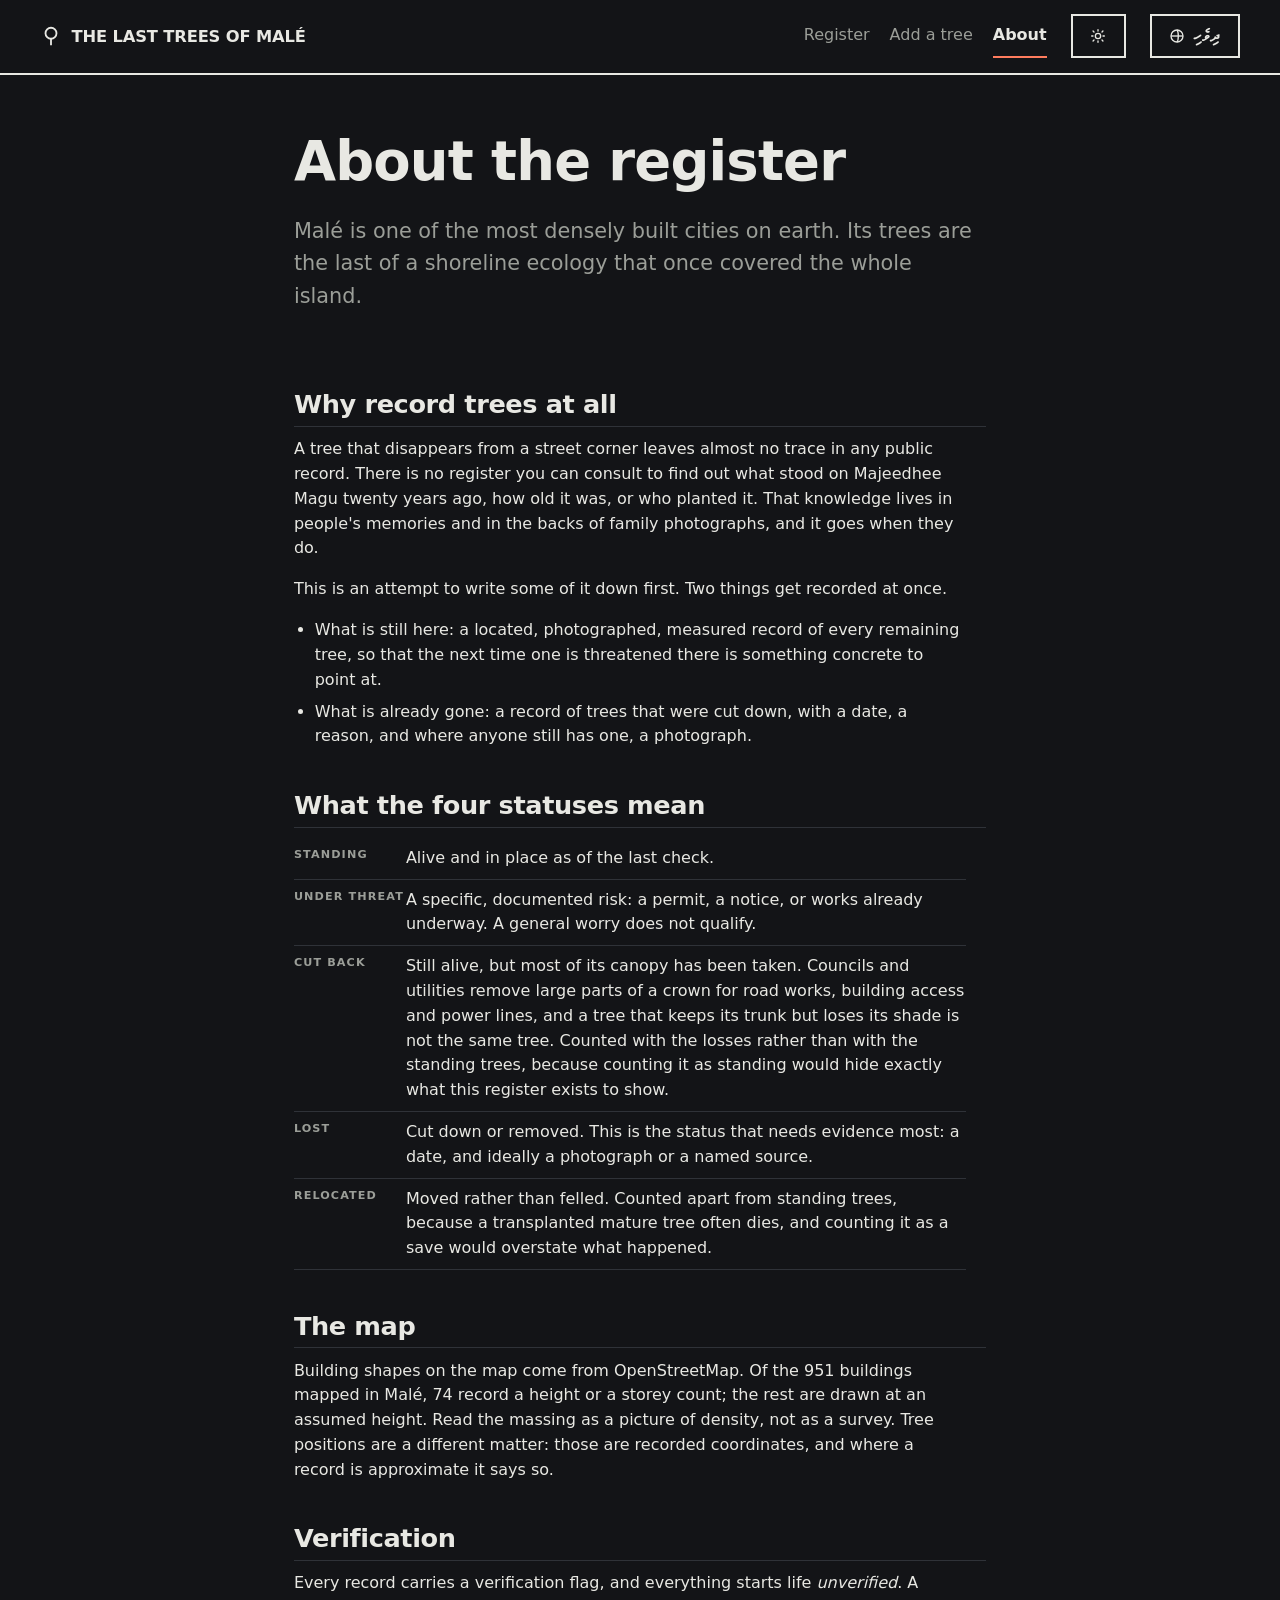
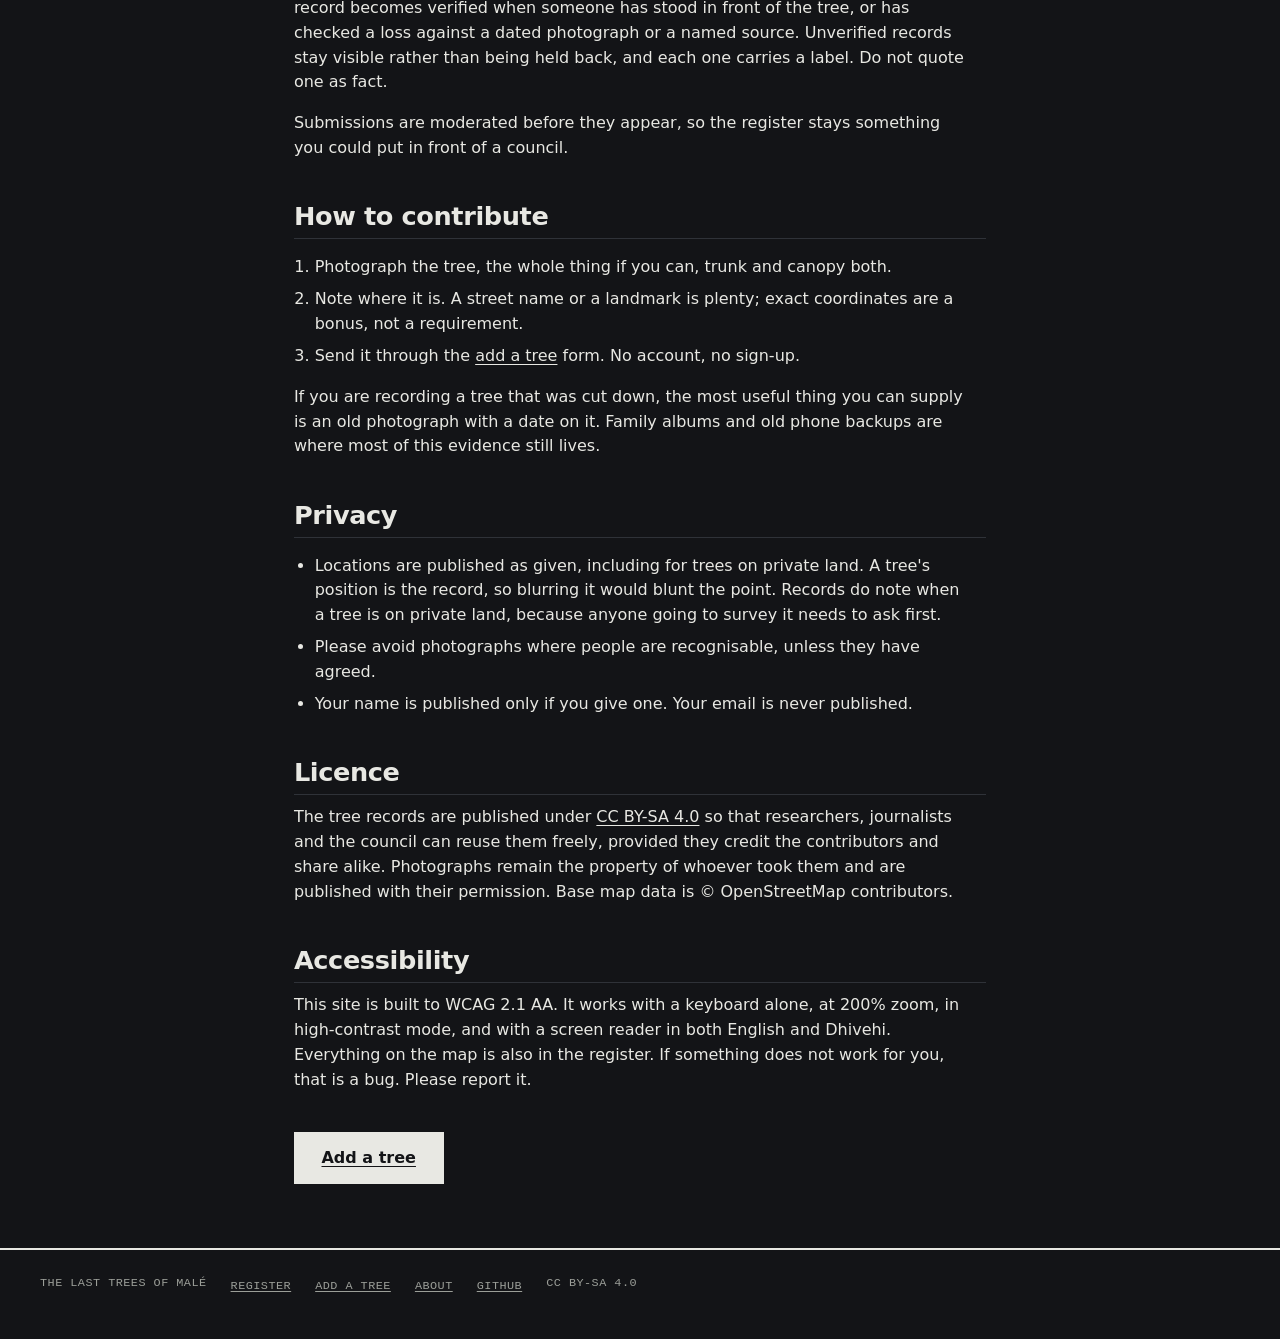
<file: about.html>
<!DOCTYPE html>
<html lang="en" dir="ltr">
<head>
<meta charset="utf-8">
<meta name="viewport" content="width=device-width, initial-scale=1">
<!-- One policy shared by all three pages. It is a meta tag because GitHub
     Pages serves static files and cannot set headers, which also means
     frame-ancestors cannot be enforced here: it is ignored in meta.
     'unsafe-inline' is needed for style only, because MapLibre and Leaflet
     both write inline styles; no inline script is allowed. -->
<meta http-equiv="Content-Security-Policy" content="default-src 'self'; base-uri 'self'; object-src 'none'; form-action 'self'; script-src 'self' https://cdnjs.cloudflare.com https://unpkg.com; style-src 'self' 'unsafe-inline' https://cdnjs.cloudflare.com https://unpkg.com https://fonts.googleapis.com; font-src 'self' https://fonts.gstatic.com; img-src 'self' data: blob: https://tiles.openfreemap.org https://server.arcgisonline.com https://*.tile.openstreetmap.org; connect-src 'self' https://tiles.openfreemap.org https://script.google.com https://script.googleusercontent.com; worker-src blob:">

<title>About · The Last Trees of Malé</title>
<meta name="description" content="Why this archive exists, what counts as a record, and how to contribute.">
<meta name="color-scheme" content="dark light">
<link rel="preconnect" href="https://fonts.googleapis.com">
<link rel="preconnect" href="https://fonts.gstatic.com" crossorigin>
<link rel="stylesheet" href="https://fonts.googleapis.com/css2?family=Archivo:wdth,wght@75..112,400..700&family=IBM+Plex+Mono:wght@400;500&family=Noto+Sans+Thaana:wght@400;600;700&display=swap">
<link rel="stylesheet" href="assets/css/style.css">
<!-- In the head on purpose: choosing the theme after first paint is what
     makes a dark-mode page flash white on the way in. -->
<script src="assets/js/theme.js"></script>
<link rel="icon" href="data:image/svg+xml,<svg xmlns='http://www.w3.org/2000/svg' viewBox='0 0 24 24' fill='none' stroke='%2316171A' stroke-width='2'><circle cx='12' cy='9' r='6'/><path d='M12 15v7'/></svg>">
</head>
<body>

<a class="skip-link" href="#main" data-i18n="skip">Skip to main content</a>

<header class="masthead">
  <div class="wrap">
    <div class="masthead-top">
      <a class="wordmark reactive" href="index.html">
        <svg class="mark ico" width="22" height="22" viewBox="0 0 24 24" fill="none"
             stroke="currentColor" stroke-width="2" aria-hidden="true">
          <circle cx="12" cy="9" r="6"/><path d="M12 15v7"/>
        </svg>
        <span data-i18n="site.name">The Last Trees of Malé</span>
      </a>
      <nav class="nav" data-i18n-attr="aria-label:nav.label" aria-label="Main">
        <ul>
          <li><a href="index.html" data-i18n="nav.archive">Register</a></li>
          <li><a href="submit.html" data-i18n="nav.submit">Add a tree</a></li>
          <li><a href="about.html" aria-current="page" data-i18n="nav.about">About</a></li>
        </ul>
      </nav>
      <button type="button" class="btn reactive" data-theme-toggle
              aria-label="Switch theme"></button>

      <button type="button" class="btn reactive" data-lang-toggle
              data-i18n-attr="aria-label:lang.label" aria-label="Language">
        <svg class="ico" width="16" height="16" viewBox="0 0 24 24" fill="none"
             stroke="currentColor" stroke-width="2" aria-hidden="true">
          <circle cx="12" cy="12" r="9"/><path d="M3 12h18"/><path d="M12 3c2.6 2.8 2.6 15.2 0 18"/>
        </svg>
        <span data-i18n="lang.switch">ދިވެހި</span>
      </button>
    </div>
  </div>
</header>

<main id="main" class="narrow prose">

  <!-- ================= ENGLISH ================= -->
  <div data-lang="en" lang="en">
    <div style="padding-block: clamp(1.75rem, 5vw, 3.5rem) 1rem;">
      <h1>About the register</h1>
      <p class="lede">Malé is one of the most densely built cities on earth. Its trees are the last of a shoreline ecology that once covered the whole island.</p>
    </div>

    <h2>Why record trees at all</h2>
    <p>A tree that disappears from a street corner leaves almost no trace in any public record. There is no register you can consult to find out what stood on Majeedhee Magu twenty years ago, how old it was, or who planted it. That knowledge lives in people's memories and in the backs of family photographs, and it goes when they do.</p>
    <p>This is an attempt to write some of it down first. Two things get recorded at once.</p>
    <ul>
      <li>What is still here: a located, photographed, measured record of every remaining tree, so that the next time one is threatened there is something concrete to point at.</li>
      <li>What is already gone: a record of trees that were cut down, with a date, a reason, and where anyone still has one, a photograph.</li>
    </ul>

    <h2>What the four statuses mean</h2>
    <dl class="spec">
      <dt>Standing</dt><dd>Alive and in place as of the last check.</dd>
      <dt>Under threat</dt><dd>A specific, documented risk: a permit, a notice, or works already underway. A general worry does not qualify.</dd>
      <dt>Cut back</dt><dd>Still alive, but most of its canopy has been taken. Councils and utilities remove large parts of a crown for road works, building access and power lines, and a tree that keeps its trunk but loses its shade is not the same tree. Counted with the losses rather than with the standing trees, because counting it as standing would hide exactly what this register exists to show.</dd>
    <dt>Lost</dt><dd>Cut down or removed. This is the status that needs evidence most: a date, and ideally a photograph or a named source.</dd>
      <dt>Relocated</dt><dd>Moved rather than felled. Counted apart from standing trees, because a transplanted mature tree often dies, and counting it as a save would overstate what happened.</dd>
    </dl>

    <h2>The map</h2>
    <p>Building shapes on the map come from OpenStreetMap. Of the 951 buildings mapped in Malé, 74 record a height or a storey count; the rest are drawn at an assumed height. Read the massing as a picture of density, not as a survey. Tree positions are a different matter: those are recorded coordinates, and where a record is approximate it says so.</p>

    <h2>Verification</h2>
    <p>Every record carries a verification flag, and everything starts life <em>unverified</em>. A record becomes verified when someone has stood in front of the tree, or has checked a loss against a dated photograph or a named source. Unverified records stay visible rather than being held back, and each one carries a label. Do not quote one as fact.</p>
    <p>Submissions are moderated before they appear, so the register stays something you could put in front of a council.</p>

    <h2>How to contribute</h2>
    <ol>
      <li>Photograph the tree, the whole thing if you can, trunk and canopy both.</li>
      <li>Note where it is. A street name or a landmark is plenty; exact coordinates are a bonus, not a requirement.</li>
      <li>Send it through the <a href="submit.html">add a tree</a> form. No account, no sign-up.</li>
    </ol>
    <p>If you are recording a tree that was cut down, the most useful thing you can supply is an old photograph with a date on it. Family albums and old phone backups are where most of this evidence still lives.</p>

    <h2>Privacy</h2>
    <ul>
      <li>Locations are published as given, including for trees on private land. A tree's position is the record, so blurring it would blunt the point. Records do note when a tree is on private land, because anyone going to survey it needs to ask first.</li>
      <li>Please avoid photographs where people are recognisable, unless they have agreed.</li>
      <li>Your name is published only if you give one. Your email is never published.</li>
    </ul>

    <h2>Licence</h2>
    <p>The tree records are published under <a href="https://creativecommons.org/licenses/by-sa/4.0/">CC BY-SA 4.0</a> so that researchers, journalists and the council can reuse them freely, provided they credit the contributors and share alike. Photographs remain the property of whoever took them and are published with their permission. Base map data is © OpenStreetMap contributors.</p>

    <h2>Accessibility</h2>
    <p>This site is built to WCAG 2.1 AA. It works with a keyboard alone, at 200% zoom, in high-contrast mode, and with a screen reader in both English and Dhivehi. Everything on the map is also in the register. If something does not work for you, that is a bug. Please report it.</p>
  </div>

  <!-- ================= ދިވެހި ================= -->
  <div data-lang="dv" lang="dv" dir="rtl" hidden>
    <div class="hero">
      <h1>މި ރެކޯޑުތަކާ ބެހޭ</h1>
      <p class="lede">މާލެއަކީ ދުނިޔޭގައި އެންމެ ބޮޑަށް ޢިމާރާތްކުރެވިފައިވާ އެއް ސިޓީއެވެ. މާލޭގައި ހުރި ގަސްތަކަކީ ހަމައެކަނި ޒީނަތްތެރިކަމެއް ނޫނެވެ. އެއީ އެއްކަލަ މުޅި ރަށުގައި އޮތް ގުދުރަތީ މާޙައުލުގެ ފަހު ބާކީއެވެ.</p>
    </div>

    <h2>ގަސްތައް ރެކޯޑް ކުރަނީ ކީއްވެ؟</h2>
    <p>މަގުމަތިން ގަހެއް ގެއްލިގެން ދާއިރު، އެއްވެސް ރަސްމީ ލިޔުމެއްގައި އޭގެ ނިޝާނެއް ނުހުރެއެވެ. ވިހި އަހަރު ކުރިން މަޖީދީ މަގުގައި ހުރީ ކޮން ގަސްތަކެއްކަން، އޭގެ ޢުމުރަކީ ކޮބައިކަން، އިންދީ ކާކުކަން ބަލާނެ ރެޖިސްޓްރީއެއް ނެތެވެ. އެ މަޢުލޫމާތު ހުންނަނީ މީހުންގެ ހަނދާނުގައާއި ޢާއިލީ ފޮޓޯތަކުގައެވެ.</p>
    <p>މި މަޝްރޫޢުގެ ބޭނުމަކީ އެ މަޢުލޫމާތު ގެއްލުމުގެ ކުރިން ލިޔެ ރައްކާކުރުމެވެ. ދެ ކަމެއް އެއްފަހަރާ ރެކޯޑް ކުރެވެއެވެ:</p>
    <ul>
      <li><strong>އަދިވެސް ހުރި ގަސްތައް.</strong> ކޮންމެ ގަހެއްގެ ތަނާއި، ފޮޓޯއާއި، މިނާއެކު ރެކޯޑެއް.</li>
      <li><strong>ގެއްލިފައިވާ ގަސްތައް.</strong> ކަނޑާލި ތާރީޚާއި، ސަބަބާއި، ފޮޓޯއެއް ލިބޭނަމަ ފޮޓޯއާއެކު.</li>
    </ul>

    <h2>ހަތަރު ހާލަތުގެ މާނަ</h2>
    <dl class="spec">
      <dt>ދިރިހުރި</dt><dd>އެންމެ ފަހުން ބެލި އިރު ގަސް ދިރިހުރި، އެ ތަނުގައި ހުރި.</dd>
      <dt>ނުރައްކަލުގައި</dt><dd>ސާފު، ލިޔެކިޔުމުން ފެންނަ ނުރައްކަލެއް އޮތް. ހަމައެކަނި ކަންބޮޑުވުމެއް ނޫން.</dd>
      <dt>ކޮށާލާފައި</dt><dd>ދިރިހުރި ނަމަވެސް ގޮފިތަކުގެ ބޮޑުބައި ކަނޑާލާފައި. މަގު ހެދުމަށާއި ކަރަންޓު ވަޔަށްޓަކައި ގަސްތަކުގެ ބޮޑުބައި ކަނޑާލައެވެ. ހިޔާ ގެއްލޭ ގަހަކީ ކުރީގެ ގަހެއް ނޫނެވެ.</dd>
    <dt>ގެއްލިފައި</dt><dd>ކަނޑާލާފައި ނުވަތަ ނަގާފައި. މި ހާލަތަށް އެންމެ ބޮޑަށް ހެކި ބޭނުންވެއެވެ.</dd>
      <dt>ބަދަލުކޮށްފައި</dt><dd>އެހެން ތަނަކަށް ބަދަލުކޮށްފައި. ދިރިހުރި ގަސްތަކާ ވަކިން ގުނަނީ ބަދަލުކުރުމަށްފަހު ގިނަ ގަސްތައް ދިރި ނުހުންނާތީއެވެ.</dd>
    </dl>

    <h2>ޗާޓު</h2>
    <p>ޗާޓުގައި ފެންނަ ޢިމާރާތްތަކުގެ މަޢުލޫމާތަކީ OpenStreetMap އިން ލިބޭ މަޢުލޫމާތެވެ. މާލޭގައި ރެކޯޑް ކުރެވިފައިވާ 951 ޢިމާރާތުގެ ތެރެއިން އުސްމިން އެނގެނީ 74 ޢިމާރާތުގެއެވެ. ބާކީ ޢިމާރާތްތައް ދައްކާފައިވަނީ އަންދާޒާ އުސްމިނެއްގައެވެ. ގަސްތަކުގެ މަޤާމަކީ އެއާ ތަފާތު އެއްޗެކެވެ. އެއީ ރެކޯޑް ކުރެވިފައިވާ ސީދާ ކޯޑިނޭޓެވެ.</p>

    <h2>ކަށަވަރު ކުރުން</h2>
    <p>ކޮންމެ ރެކޯޑެއް ފެށެނީ „ކަށަވަރު ނުކުރެވޭ“ ގޮތުގައެވެ. ކަށަވަރު ވަނީ މީހަކު އެ ގަސް ކައިރިއަށް ގޮސް ބެލުމުން، ނުވަތަ ތާރީޚު ޖެހި ފޮޓޯއަކުން ނުވަތަ ސާފު ހަވާލާއަކުން ޔަޤީން ކުރެވުމުންނެވެ. ކަށަވަރު ނުކުރެވޭ ރެކޯޑުތައްވެސް ފެންނާނެއެވެ، ނަމަވެސް އެގޮތަށް ފާހަގަކުރެވިފައި ހުންނާނެއެވެ.</p>

    <h2>ބައިވެރިވާނެ ގޮތް</h2>
    <ol>
      <li>ގަހުގެ ފޮޓޯއެއް ނަގާ. ވެއްޖެއްޔާ މުޅި ގަސް ފެންނަ ގޮތަށް.</li>
      <li>ހުރި ތަން ފާހަގަކުރޭ. މަގުގެ ނަން ނުވަތަ ކައިރީގައި ހުރި ތަނެއްގެ ނަން ފުދޭ.</li>
      <li><a href="submit.html">ގަހެއް އިތުރުކުރޭ</a> ފޯމުން ފޮނުވާ. އެކައުންޓެއް ބޭނުމެއް ނުވޭ.</li>
    </ol>
    <p>ކަނޑާލާފައިވާ ގަހެއްގެ ރެކޯޑެއް ފޮނުވާނަމަ، އެންމެ އަގުހުރި އެއްޗަކީ ތާރީޚު އެނގޭ ކުރީގެ ފޮޓޯއެކެވެ.</p>

    <h2>ޒާތީ މަޢުލޫމާތު</h2>
    <ul>
      <li>ގަސްތަކުގެ މަޤާމު ދައްކާނީ ލިބުނު ގޮތަށެވެ. އަމިއްލަ ބިމުގައި ހުރި ގަސްތައްވެސް ފާހަގަކުރެވޭނެއެވެ، އެއީ އެ ގަސް ބަލަން ދާ މީހަކު ހުއްދަ ހޯދަން ޖެހޭތީއެވެ.</li>
      <li>މީހުންގެ މޫނު ފެންނަ ފޮޓޯ، އެ މީހުންގެ ރުހުމާ ނުލައި ނުފޮނުއްވާ.</li>
      <li>ތިޔަބޭފުޅާގެ ނަން ޝާއިޢުކުރާނީ ދެއްވި ނަމައެވެ. އީމެއިލް ޝާއިޢެއް ނުކުރާނަން.</li>
    </ul>

    <h2>ލައިސަންސް</h2>
    <p>ގަސްތަކުގެ މަޢުލޫމާތު ޝާއިޢުކުރެވެނީ <a href="https://creativecommons.org/licenses/by-sa/4.0/">CC BY-SA 4.0</a> ގެ ދަށުންނެވެ. ފޮޓޯތަކުގެ މިލްކުވެރިކަން އޮންނާނީ ފޮޓޯ ނެގި ފަރާތަށެވެ.</p>

    <h2>ފަސޭހައިން ބޭނުންކުރެވުން</h2>
    <p>މި ސައިޓް ބިނާކުރެވިފައިވަނީ WCAG 2.1 AA މިންގަނޑަށެވެ. ކީބޯޑުން އެކަނިވެސް، 200% ޒޫމްގައިވެސް، ސްކްރީން ރީޑަރަކުންވެސް ބޭނުންކުރެވޭނެއެވެ. ޗާޓުގައި ފެންނަ ހުރިހާ އެއްޗެއް ތިރީގައިވާ ލިސްޓުގައިވެސް ހުންނާނެއެވެ.</p>
  </div>

  <p style="margin-block-start:2.5rem;">
    <a class="btn btn-primary btn-lg" href="submit.html" data-i18n="nav.submit">Add a tree</a>
  </p>
</main>

<footer class="site-footer">
  <div class="wrap row">
    <span data-i18n="site.name">The Last Trees of Malé</span>
    <a href="index.html" data-i18n="nav.archive">Register</a>
    <a href="submit.html" data-i18n="nav.submit">Add a tree</a>
    <a href="about.html" data-i18n="nav.about">About</a>
    <a href="https://github.com/Kenaa/Trees-of-Maldives">GitHub</a>
    <span>CC BY-SA 4.0</span>
  </div>
</footer>

<script src="assets/js/config.js"></script>
<script src="assets/js/i18n.js"></script>
<script>window.i18n.init();</script>
</body>
</html>
</file>
<file: assets/css/style.css>
/* ==========================================================================
   THE LAST TREES OF MALÉ. Field register.
   --------------------------------------------------------------------------
   Direction: a specimen register, not a website. Record data is set in mono
   so it reads as data. The archive is monochrome; the only colour in it is
   vermilion, and vermilion means a tree is gone or going.

   Contrast is verified in both themes: every text pair >= 4.5:1, every
   control border and focus ring >= 3:1. Do not lighten without re-checking.
   Layout uses logical properties, so the whole interface mirrors for Dhivehi.
   ========================================================================== */

:root {
  --paper:  #131417;
  --sheet:  #1C1E22;
  --ink:    #E8E8E3;
  --muted:  #9B9E98;
  --verm:   #FF7C5E;   /* the only colour. loss, and things heading that way */
  --rule:   #2F3238;   /* hairlines */
  --edge:   #80847D;   /* control borders */
  --focus:  #7FB2E5;
  --on-verm:#131417;

  --font-text:  "Archivo", ui-sans-serif, system-ui, "Segoe UI", sans-serif;
  --font-mono:  "IBM Plex Mono", ui-monospace, SFMono-Regular, Menlo, monospace;
  --font-thaana:"Faruma", "A_Faruma", "MV Faseyha", "Noto Sans Thaana", var(--font-text);
  /* Thaana sits optically smaller than Latin at the same size, so it is set
     up a step wherever the two meet. */
  --thaana-scale: 1.18;

  --t-fast: 120ms;
  --t:      180ms;
  --ease:   cubic-bezier(.2, .7, .2, 1);

  --gutter: clamp(1rem, 4vw, 2.5rem);

  /* Native controls and scrollbars follow the theme too. */
  color-scheme: dark;
}

/* Light is the opt-in, so it is the only palette that needs a selector.

   Dark being the base means it also survives with no JavaScript, and it kills
   the duplication the previous arrangement needed: a media query cannot sit in
   a selector list, so supporting both a system preference and an override
   meant writing dark out twice and keeping the copies in step. */
:root[data-theme="light"] {
  --paper:  #E6E6E1;   /* mount board */
  --sheet:  #F3F3EF;   /* the specimen sheet itself */
  --ink:    #16171A;
  --muted:  #565853;
  --verm:   #A82A12;   /* the only colour. loss, and things heading that way */
  --rule:   #C4C4BC;   /* hairlines */
  --edge:   #63665F;   /* control borders */
  --focus:  #0F4C81;
  --on-verm:#F3F3EF;
  color-scheme: light;
}

*, *::before, *::after { box-sizing: border-box; }
html { -webkit-text-size-adjust: 100%; }

body {
  margin: 0;
  background: var(--paper);
  color: var(--ink);
  font-family: var(--font-text);
  font-size: 1rem;
  line-height: 1.55;
  overflow-wrap: break-word;
  font-variant-numeric: tabular-nums;
}

/* Thaana needs more leading and a larger optical size than Archivo. */
[lang="dv"] { font-family: var(--font-thaana); line-height: 2; font-size: calc(1rem * var(--thaana-scale)); }
:root[lang="dv"] body { font-family: var(--font-thaana); line-height: 2; }


/* Latin fragments inside a Dhivehi page keep the Latin stack: a scientific
   name or a record number should not be set in a Thaana face. */
:root[lang="dv"] [lang="en"], :root[lang="dv"] [lang="la"] { font-family: var(--font-text); }
:root[lang="dv"] .mono, :root[lang="dv"] .rec-id, :root[lang="dv"] .num { font-family: var(--font-mono); }

h1, h2, h3 { margin-block: 0 .4em; line-height: 1.15; font-weight: 700; letter-spacing: -.015em; }
h1 { font-size: clamp(1.9rem, 1.1rem + 3.4vw, 3.4rem); }
h2 { font-size: clamp(1.2rem, 1rem + .9vw, 1.6rem); }
h3 { font-size: 1.0625rem; }
p  { margin-block: 0 1em; max-inline-size: 66ch; }

a { color: var(--ink); text-decoration-thickness: 1px; text-underline-offset: .18em; }
a:hover { text-decoration-thickness: 2px; }

/* Condensed caps for labels: the specimen-label voice. Used only on
   column headers, eyebrows and stamps, never on running text. */
.label {
  font-family: var(--font-text);
  font-variation-settings: "wdth" 80;
  font-weight: 600;
  text-transform: uppercase;
  letter-spacing: .1em;
  font-size: .72rem;
  color: var(--muted);
}
.mono { font-family: var(--font-mono); font-variant-numeric: tabular-nums; }

:focus { outline: 3px solid var(--focus); outline-offset: 2px; }
:focus:not(:focus-visible) { outline: none; }
:focus-visible { outline: 3px solid var(--focus); outline-offset: 2px; }

.visually-hidden {
  position: absolute !important; inline-size: 1px; block-size: 1px;
  padding: 0; margin: -1px; overflow: hidden; clip-path: inset(50%); white-space: nowrap;
}

.skip-link {
  position: absolute; inset-block-start: -100%; inset-inline-start: 0; z-index: 1000;
  background: var(--ink); color: var(--paper); padding: .8rem 1.25rem;
  font-weight: 600; text-decoration: none;
}
.skip-link:focus { inset-block-start: 0; }

/* Width is a tool, not a constant: three deliberate measures. */
.wrap   { inline-size: min(100% - (2 * var(--gutter)), 1320px); margin-inline: auto; }
.narrow { inline-size: min(100% - (2 * var(--gutter)), 68ch);   margin-inline: auto; }
.bleed  { inline-size: 100%; }

/* ---------- masthead ---------------------------------------------------- */
.masthead { border-block-end: 2px solid var(--ink); background: var(--paper); }
.masthead-top {
  display: flex; align-items: center; gap: 1rem 1.5rem; flex-wrap: wrap;
  padding-block: .9rem;
}
.wordmark {
  display: inline-flex; align-items: center; gap: .6rem; text-decoration: none;
  color: var(--ink); font-weight: 700; font-size: 1.02rem; letter-spacing: -.01em;
  margin-inline-end: auto; text-transform: uppercase;
  font-variation-settings: "wdth" 88;
}
.wordmark:hover .mark { transform: rotate(-8deg); }
.mark { flex: none; transition: transform var(--t) var(--ease); }

.nav ul { display: flex; gap: 1.25rem; list-style: none; margin: 0; padding: 0; flex-wrap: wrap; }
.nav a {
  display: inline-flex; align-items: center; min-block-size: 44px;
  text-decoration: none; font-weight: 500; color: var(--muted);
  border-block-end: 2px solid transparent; transition: color var(--t-fast) var(--ease);
}
.nav a:hover { color: var(--ink); }
.nav a[aria-current="page"] { color: var(--ink); font-weight: 700; border-block-end-color: var(--verm); }

/* The metadata strip. Says what this is, in the register's own voice. */
.colophon {
  border-block-start: 1px solid var(--rule);
  padding-block: .5rem .6rem;
  font-family: var(--font-mono); font-size: .72rem; color: var(--muted);
  display: flex; gap: .4rem 1rem; flex-wrap: wrap; text-transform: uppercase; letter-spacing: .04em;
}
.colophon b { color: var(--ink); font-weight: 500; }

/* ---------- buttons ------------------------------------------------------ */
.btn {
  display: inline-flex; align-items: center; justify-content: center; gap: .5rem;
  min-block-size: 44px; padding-inline: 1.1rem; border-radius: 0;
  font: inherit; font-weight: 600; cursor: pointer;
  border: 2px solid var(--ink); background: transparent; color: var(--ink);
  transition: background var(--t-fast) var(--ease), color var(--t-fast) var(--ease);
}
.btn:hover { background: var(--ink); color: var(--paper); }
.btn:hover .ico path, .btn:hover .ico circle { stroke-dashoffset: 0; }
.btn-primary { background: var(--ink); color: var(--paper); }
.btn-primary:hover { background: var(--verm); border-color: var(--verm); color: var(--on-verm); }
.btn-lg { min-block-size: 52px; padding-inline: 1.6rem; }

/* Icons draw themselves in on hover. One gesture, reused everywhere. */
.ico path, .ico circle, .ico rect {
  stroke-dasharray: 64; stroke-dashoffset: 0;
  transition: stroke-dashoffset 420ms var(--ease);
}
.reactive:hover .ico path, .reactive:hover .ico circle,
.reactive:focus-visible .ico path, .reactive:focus-visible .ico circle { stroke-dashoffset: 64; }

/* ---------- the ledger (headline totals) -------------------------------- */
.ledger {
  display: grid; grid-template-columns: repeat(auto-fit, minmax(150px, 1fr));
  list-style: none; margin: 0; padding: 0;
  border-block: 1px solid var(--rule);
}
.ledger li { padding: 1.1rem 0 1.2rem; padding-inline-end: 1rem; }
.ledger li + li { border-inline-start: 1px solid var(--rule); padding-inline-start: 1rem; }
.ledger b {
  display: block; font-family: var(--font-mono); font-weight: 500;
  font-size: clamp(2.2rem, 1.4rem + 3vw, 3.6rem); line-height: .95; letter-spacing: -.04em;
}
.ledger .is-loss b { color: var(--verm); }
.ledger span { display: block; margin-block-start: .5rem; }

.lede { font-size: clamp(1.05rem, 1rem + .4vw, 1.3rem); color: var(--muted); max-inline-size: 54ch; }

/* ---------- notices ------------------------------------------------------ */
.notice {
  border: 2px solid var(--verm); padding: .9rem 1.1rem; margin-block: 1.5rem;
  display: flex; gap: .8rem; align-items: flex-start; background: var(--sheet);
}
.notice svg { flex: none; color: var(--verm); margin-block-start: .15rem; }
.notice h2 { font-size: .95rem; margin-block-end: .2rem; }
.notice p { margin: 0; font-size: .9rem; color: var(--muted); max-inline-size: 80ch; }

/* ---------- tabs --------------------------------------------------------- */
.tabs {
  position: relative; display: flex; gap: 0; flex-wrap: wrap;
  border-block-end: 1px solid var(--rule); margin-block-start: 2rem;
}
.tab {
  appearance: none; background: none; border: 0; cursor: pointer;
  font: inherit; font-weight: 600; color: var(--muted);
  min-block-size: 48px; padding-inline: 1.1rem; padding-block: 0;
  display: inline-flex; align-items: center; gap: .5rem;
  transition: color var(--t-fast) var(--ease);
}
.tab:first-child { padding-inline-start: 0; }
.tab:hover { color: var(--ink); }
.tab[aria-selected="true"] { color: var(--ink); }
.tab .count { font-family: var(--font-mono); font-size: .78rem; color: var(--muted); }
.tab[aria-selected="true"] .count { color: var(--verm); }
/* Physical left is deliberate here: the indicator is positioned from a
   measured offsetLeft, which browsers report from the left edge in both
   writing directions. */
.tab-ind {
  position: absolute; left: 0; bottom: -1px; block-size: 2px; inline-size: 1px;
  background: var(--ink); transform-origin: left center;
  transform: translateX(var(--ind-x, 0)) scaleX(var(--ind-w, 0));
  transition: transform var(--t) var(--ease);
}
.tabs.is-lost .tab-ind { background: var(--verm); }

[role="tabpanel"]:focus-visible { outline: 3px solid var(--focus); outline-offset: 4px; }

/* ---------- filter rail -------------------------------------------------- */
.rail {
  display: grid; gap: .9rem 1.25rem; align-items: end;
  grid-template-columns: repeat(auto-fit, minmax(160px, 1fr));
  padding-block: 1.15rem; border-block-end: 1px solid var(--rule);
}
fieldset { border: 0; margin: 0; padding: 0; min-inline-size: 0; }
.field { display: flex; flex-direction: column; gap: .3rem; }
.field > label { font-weight: 600; font-size: .85rem; }
.hint { font-size: .8rem; color: var(--muted); }

.input, .select, textarea {
  font: inherit; font-family: inherit; color: var(--ink); background: var(--sheet);
  border: 0; border-block-end: 2px solid var(--edge); border-radius: 0;
  padding: .55rem .1rem; min-block-size: 44px; inline-size: 100%;
  transition: border-color var(--t-fast) var(--ease), background var(--t-fast) var(--ease);
}
.input:hover, .select:hover, textarea:hover { border-block-end-color: var(--ink); }
.input:focus, .select:focus, textarea:focus { border-block-end-color: var(--focus); }
textarea { min-block-size: 7rem; resize: vertical; padding-inline: .6rem; border: 2px solid var(--edge); }
.select {
  appearance: none; padding-inline-end: 1.6rem;
  background-image: linear-gradient(45deg, transparent 50%, currentColor 50%),
                    linear-gradient(135deg, currentColor 50%, transparent 50%);
  background-position: right .55rem center, right .25rem center;
  background-size: 5px 5px, 5px 5px; background-repeat: no-repeat;
}
[dir="rtl"] .select { background-position: left .55rem center, left .25rem center; }
[aria-invalid="true"] { border-color: var(--verm) !important; border-block-end-color: var(--verm) !important; }

.results-line {
  display: flex; flex-wrap: wrap; gap: .5rem 1.25rem; align-items: baseline;
  padding-block: .9rem; font-family: var(--font-mono); font-size: .8rem; color: var(--muted);
  text-transform: uppercase; letter-spacing: .05em;
}
.results-line b { color: var(--ink); font-weight: 500; }

/* ---------- the register table ------------------------------------------ */
.table-scroll { overflow-x: auto; }
.table-scroll:focus-visible { outline: 3px solid var(--focus); outline-offset: 2px; }

table.register { inline-size: 100%; border-collapse: collapse; font-size: .92rem; }
.register caption { text-align: start; padding-block-end: .6rem; color: var(--muted); font-size: .8rem; }
.register th, .register td { text-align: start; padding: .55rem .8rem; vertical-align: baseline; }
.register th:first-child, .register td:first-child { padding-inline-start: 0; }
.register thead th { border-block-end: 2px solid var(--ink); padding-block-end: .5rem; white-space: nowrap; }
.register tbody tr { border-block-end: 1px solid var(--rule); transition: background var(--t-fast) var(--ease); }
.register tbody tr:hover, .register tbody tr.is-active { background: var(--sheet); }
.register tbody tr.is-active { box-shadow: inset 3px 0 0 var(--ink); }
[dir="rtl"] .register tbody tr.is-active { box-shadow: inset -3px 0 0 var(--ink); }
.register tbody tr.is-lost.is-active { box-shadow: inset 3px 0 0 var(--verm); }
[dir="rtl"] .register tbody tr.is-lost.is-active { box-shadow: inset -3px 0 0 var(--verm); }

/* Sortable column headers are real buttons. */
.sortbtn {
  appearance: none; background: none; border: 0; cursor: pointer; padding: .2rem 0;
  font: inherit; color: var(--muted); display: inline-flex; align-items: center; gap: .35rem;
  font-variation-settings: "wdth" 80; font-weight: 600; text-transform: uppercase;
  letter-spacing: .1em; font-size: .72rem; min-block-size: 32px;
}
.sortbtn:hover { color: var(--ink); }
[aria-sort] .sortbtn { color: var(--ink); }
.sortbtn .arrow { opacity: 0; transition: opacity var(--t-fast) var(--ease), transform var(--t) var(--ease); }
[aria-sort] .sortbtn .arrow { opacity: 1; }
[aria-sort="descending"] .sortbtn .arrow { transform: rotate(180deg); }

.rec-id { font-family: var(--font-mono); font-size: .8rem; color: var(--muted); white-space: nowrap; position: relative; }
tr.is-lost .rec-id { color: var(--verm); }
/* The struck record: a rule drawn through the number of a tree that is gone. */
tr.is-lost .rec-id::after {
  content: ""; position: absolute; inset-inline: -2px; inset-block-start: 50%;
  block-size: 1px; background: var(--verm);
  transform: scaleX(0); transform-origin: inline-start; transition: transform 320ms var(--ease);
}
tr.is-lost:hover .rec-id::after, tr.is-lost.is-active .rec-id::after { transform: scaleX(1); }

.rec-name { font-weight: 600; }
.rec-name a { text-decoration: none; }
.rec-name a:hover { text-decoration: underline; text-decoration-thickness: 2px; }
.rec-sci { font-style: italic; color: var(--muted); font-size: .85rem; }
/* The same tree's name in the other language, beside the first. */
/* The two names sit on one line. The gap belongs to the row, not to either
   name: a margin on the Thaana would resolve against its own right-to-left
   direction and open up on the wrong side. */
.name-pair {
  display: inline-flex;
  align-items: baseline;
  flex-wrap: wrap;
  column-gap: .55rem;
  row-gap: .1rem;
}
.alt-name { font-weight: 400; color: var(--muted); font-size: .85rem; }
.alt-name[dir="rtl"] {
  font-family: var(--font-thaana);
  font-size: calc(.9rem * var(--thaana-scale));
  line-height: 1.7;
}
.num { font-family: var(--font-mono); font-size: .84rem; white-space: nowrap; }
.dim { color: var(--muted); }

@media (max-width: 60rem) { .col-opt { display: none; } }

/* ---------- the status stamp (signature detail) ------------------------- */
.stamp {
  display: inline-flex; align-items: center; gap: .35rem; white-space: nowrap;
  border: 1px solid currentColor; padding: .1rem .45rem;
  font-family: var(--font-mono); font-size: .7rem; font-weight: 500;
  text-transform: uppercase; letter-spacing: .08em;
  transition: background var(--t-fast) var(--ease), color var(--t-fast) var(--ease);
}
.stamp-standing   { color: var(--ink); }
.stamp-threatened { color: var(--verm); }
.stamp-lost       { color: var(--verm); border-width: 2px; }
.stamp-relocated  { color: var(--muted); }
.stamp-cutback    { color: var(--verm); }
/* Hovering a record inverts its stamp: the ink-on-paper gesture, reversed. */
tr:hover .stamp-standing,   tr.is-active .stamp-standing   { background: var(--ink);  color: var(--paper); }
tr:hover .stamp-threatened, tr.is-active .stamp-threatened,
tr:hover .stamp-cutback,    tr.is-active .stamp-cutback,
tr:hover .stamp-lost,       tr.is-active .stamp-lost       { background: var(--verm); color: var(--on-verm); }
tr:hover .stamp-relocated,  tr.is-active .stamp-relocated  { background: var(--muted); color: var(--paper); }

.unverified {
  font-family: var(--font-mono); font-size: .66rem; text-transform: uppercase;
  letter-spacing: .08em; color: var(--muted); border-block-end: 1px dashed var(--edge);
}

/* ---------- map ---------------------------------------------------------- */
.map-panel { padding-block-start: 1rem; }
#map {
  block-size: clamp(440px, 78vh, 820px);
  border-block: 1px solid var(--ink); background: var(--sheet); z-index: 1;
}
/* MapLibre on the register map. The picker on the submission form is still
   Leaflet, so both sets of rules stay. */
.maplibregl-map { font: inherit; background: var(--sheet); }
.maplibregl-popup-content {
  padding: .85rem 1rem; border-radius: 0; background: var(--sheet);
  color: var(--ink); border: 2px solid var(--ink); box-shadow: none;
}
.maplibregl-popup-tip { display: none; }
.maplibregl-popup-close-button {
  font-size: 1.2rem; color: var(--ink); inline-size: 32px; block-size: 32px;
}
.maplibregl-popup-close-button:hover { background: var(--chip); }
.maplibregl-ctrl-group { border-radius: 0; border: 1px solid var(--edge); }
.maplibregl-ctrl-group button { border-radius: 0; }
/* Sits under the compass in the same stack, so it reads as one set of map
   controls rather than a stray button.

   The selector is qualified because MapLibre's own `.maplibregl-ctrl-group
   button` is more specific than a lone class and would otherwise win, keeping
   the button display:block and leaving the icon sitting in a corner. */
.maplibregl-ctrl-group button.map-layer-btn {
  display: flex; align-items: center; justify-content: center;
  inline-size: 29px; block-size: 29px; padding: 0;
  background: var(--sheet); color: var(--ink); border: 0; cursor: pointer;
}
.maplibregl-ctrl-group button.map-layer-btn:hover { background: var(--chip); }
.maplibregl-ctrl-group button.map-layer-btn svg {
  display: block;
  /* Explicit rather than currentColor: these controls sit inside MapLibre's
     own markup, and inheriting from it produced a washed-out grey icon. */
  stroke: var(--ink);
}
.maplibregl-ctrl-attrib { font-size: .7rem; }

.leaflet-container { font: inherit; background: var(--sheet); }
.leaflet-popup-content { margin: .85rem 1rem; font: inherit; }
.leaflet-popup-content-wrapper, .leaflet-popup-tip { border-radius: 0; }
/* MapLibre positions each marker by writing transform: translate() onto this
   element, so nothing here may set transform on it: doing so tears the pin off
   its coordinates, and a transition on it makes every pin lag the map on each
   pan. The highlight scales an inner span instead. */
.marker { display: block; }
.marker svg { display: block; }
.marker-pin { display: block; transition: transform var(--t) var(--ease); }
/* Cross-highlight: the marker answers when its row is pointed at. */
.marker.is-active { z-index: 1000; }
.marker.is-active .marker-pin { transform: scale(1.5); }
.map-note { font-size: .82rem; color: var(--muted); padding-block: .7rem; }

/* The location picker on the submission form. */
#picker {
  block-size: clamp(240px, 38vh, 380px);
  border: 2px solid var(--edge);
  background: var(--sheet);
  z-index: 1;
  margin-block-start: .35rem;
}
#picker:focus-within { border-color: var(--focus); }
#picker .leaflet-marker-icon { cursor: grab; }

/* ---------- the lost panel (memorial) ----------------------------------- */
.losses { list-style: none; margin: 0; padding: 0; }
.loss {
  display: grid; gap: .3rem 2rem; padding-block: 1.5rem;
  border-block-end: 1px solid var(--rule);
  grid-template-columns: minmax(6rem, 8rem) minmax(0, 1fr);
}
.loss-when { font-family: var(--font-mono); color: var(--verm); font-size: .9rem; padding-block-start: .3rem; }
.loss h3 { font-size: clamp(1.15rem, 1rem + .8vw, 1.6rem); margin-block-end: .2rem; }
.loss h3 a { text-decoration: none; }
.loss h3 a:hover { text-decoration: underline; text-decoration-thickness: 2px; }
.loss-meta { color: var(--muted); font-size: .9rem; margin-block-end: .5rem; }
.loss p { margin-block-end: 0; font-size: .95rem; }
@media (max-width: 40rem) { .loss { grid-template-columns: 1fr; } }

.empty { padding: 3rem 0; border-block-end: 1px solid var(--rule); }

/* ---------- detail dialog (the specimen sheet) -------------------------- */
dialog.sheet {
  inline-size: min(100% - 2rem, 740px); max-block-size: min(88vh, 940px);
  padding: 0; border: 2px solid var(--ink); border-radius: 0;
  background: var(--sheet); color: var(--ink);
}
dialog.sheet::backdrop { background: rgba(10, 11, 13, .7); }
.sheet-head {
  display: flex; gap: 1rem; align-items: flex-start; justify-content: space-between;
  padding: 1.1rem 1.25rem .85rem; border-block-end: 2px solid var(--ink);
  position: sticky; inset-block-start: 0; background: var(--sheet); z-index: 2;
}
.sheet-head h2 { font-size: 1.4rem; margin: 0; }
.sheet-body { padding: 1.25rem; overflow-y: auto; }
.sheet-body img { inline-size: 100%; border: 1px solid var(--rule); margin-block-end: 1rem; }
.spec { display: grid; grid-template-columns: minmax(7rem, auto) 1fr; gap: 0; margin: 0 0 1.5rem; }
.spec dt {
  font-variation-settings: "wdth" 80; font-weight: 600; text-transform: uppercase;
  letter-spacing: .1em; font-size: .7rem; color: var(--muted);
  padding-block: .5rem; border-block-end: 1px solid var(--rule);
}
.spec dd { margin: 0; padding-block: .5rem; border-block-end: 1px solid var(--rule); }
.spec .mono { font-size: .88rem; }
.loss-block { border: 2px solid var(--verm); padding: .9rem 1rem; margin-block-end: 1.5rem; }
.loss-block .spec { margin-block-end: 0; }
.loss-block .spec dt, .loss-block .spec dd { border-block-end-color: color-mix(in srgb, var(--verm) 35%, transparent); }
.loss-block .spec dt:last-of-type, .loss-block .spec dd:last-of-type { border-block-end: 0; }
@media (max-width: 34rem) { .spec { grid-template-columns: 1fr; } .spec dt { border-block-end: 0; padding-block-end: 0; } }

/* ---------- forms -------------------------------------------------------- */
.form { display: grid; gap: 2rem; max-inline-size: 44rem; }
.form fieldset.group { border-block-start: 2px solid var(--ink); padding-block-start: 1rem; }
.form legend {
  font-variation-settings: "wdth" 80; font-weight: 700; text-transform: uppercase;
  letter-spacing: .1em; font-size: .78rem; padding-inline-end: .7rem;
}
.radio-row { display: grid; gap: .6rem; }
.radio-card {
  display: flex; align-items: flex-start; gap: .7rem; padding: .85rem 1rem;
  border: 2px solid var(--edge); cursor: pointer; min-block-size: 44px;
  transition: border-color var(--t-fast) var(--ease), background var(--t-fast) var(--ease);
}
.radio-card:hover { border-color: var(--ink); }
.radio-card:has(input:checked) { border-color: var(--ink); background: var(--sheet); }
.radio-card:has(input:focus-visible), .check:has(input:focus-visible) { outline: 3px solid var(--focus); outline-offset: 2px; }
.radio-card input, .check input { inline-size: 24px; block-size: 24px; accent-color: var(--verm); flex: none; margin-block-start: .1rem; }
.check { display: flex; align-items: flex-start; gap: .7rem; cursor: pointer; }

.error-summary { border: 3px solid var(--verm); padding: 1rem 1.15rem; }
.error-summary h2 { color: var(--verm); font-size: 1.05rem; }
.error-summary ul { margin: .5rem 0 0; padding-inline-start: 1.2rem; }
.error-summary a { color: var(--verm); font-weight: 600; }
.field-error { color: var(--verm); font-weight: 600; font-size: .875rem; }
.success { border: 3px solid var(--ink); padding: 1.25rem 1.35rem; background: var(--sheet); }
.panel { border: 1px solid var(--rule); background: var(--sheet); padding: 1.15rem; }
pre.summary {
  white-space: pre-wrap; background: var(--paper); border: 1px solid var(--rule);
  padding: 1rem; font-size: .85rem; overflow-x: auto; font-family: var(--font-mono);
}

/* ---------- prose (about) ----------------------------------------------- */
.prose h2 {
  margin-block-start: 2.6rem; padding-block-end: .4rem; border-block-end: 1px solid var(--rule);
}
.prose ul, .prose ol { padding-inline-start: 1.3rem; max-inline-size: 66ch; }
.prose li { margin-block-end: .45rem; }
.prose blockquote {
  margin-inline: 0; padding-inline-start: 1.2rem; border-inline-start: 3px solid var(--verm);
  font-size: 1.15rem; color: var(--ink);
}
.prose .spec { max-inline-size: 66ch; }

/* ---------- footer ------------------------------------------------------- */
.site-footer {
  margin-block-start: 4rem; border-block-start: 2px solid var(--ink);
  padding-block: 1.5rem 2.5rem; font-family: var(--font-mono);
  font-size: .74rem; color: var(--muted); text-transform: uppercase; letter-spacing: .04em;
}
.site-footer a { color: var(--muted); }
.site-footer a:hover { color: var(--ink); }
.site-footer .row { display: flex; flex-wrap: wrap; gap: .5rem 1.5rem; }

/* ---------- motion, contrast, print ------------------------------------- */
@media (prefers-reduced-motion: reduce) {
  *, *::before, *::after {
    animation-duration: .001ms !important; transition-duration: .001ms !important;
    scroll-behavior: auto !important;
  }
  .marker.is-active .marker-pin { transform: none; }
  .marker.is-active { outline: 3px solid var(--ink); }
}

@media (forced-colors: active) {
  .stamp, .btn, .panel, .notice, dialog.sheet { border: 1px solid CanvasText; }
  .register tbody tr.is-active { background: Highlight; color: HighlightText; }
  :focus-visible { outline: 3px solid Highlight; }
}

@media print {
  .masthead, .site-footer, .rail, .tabs, .map-panel, .btn { display: none !important; }
  body { background: #fff; color: #000; }
  .register tbody tr { break-inside: avoid; }
}


/* --- pointer target sizes (WCAG 2.2, 2.5.8) --------------------------------
   Everything here already met 2.1 AA, which has no target-size rule at AA.
   These are small paddings that take the remaining links and boxes to 24px so
   the site also satisfies 2.2, which costs nothing and helps anyone tapping
   with a thumb. */
.rec-name a { display: inline-block; padding-block: 4px; }
.site-footer a { display: inline-block; padding-block: 3px; }
.loss h3 a { display: inline-block; padding-block: 2px; }
/* Third-party attribution links, which ship at the library's own size. */
.maplibregl-ctrl-attrib a, .leaflet-control-attribution a {
  display: inline-block; padding-block: 3px;
}
</file>
